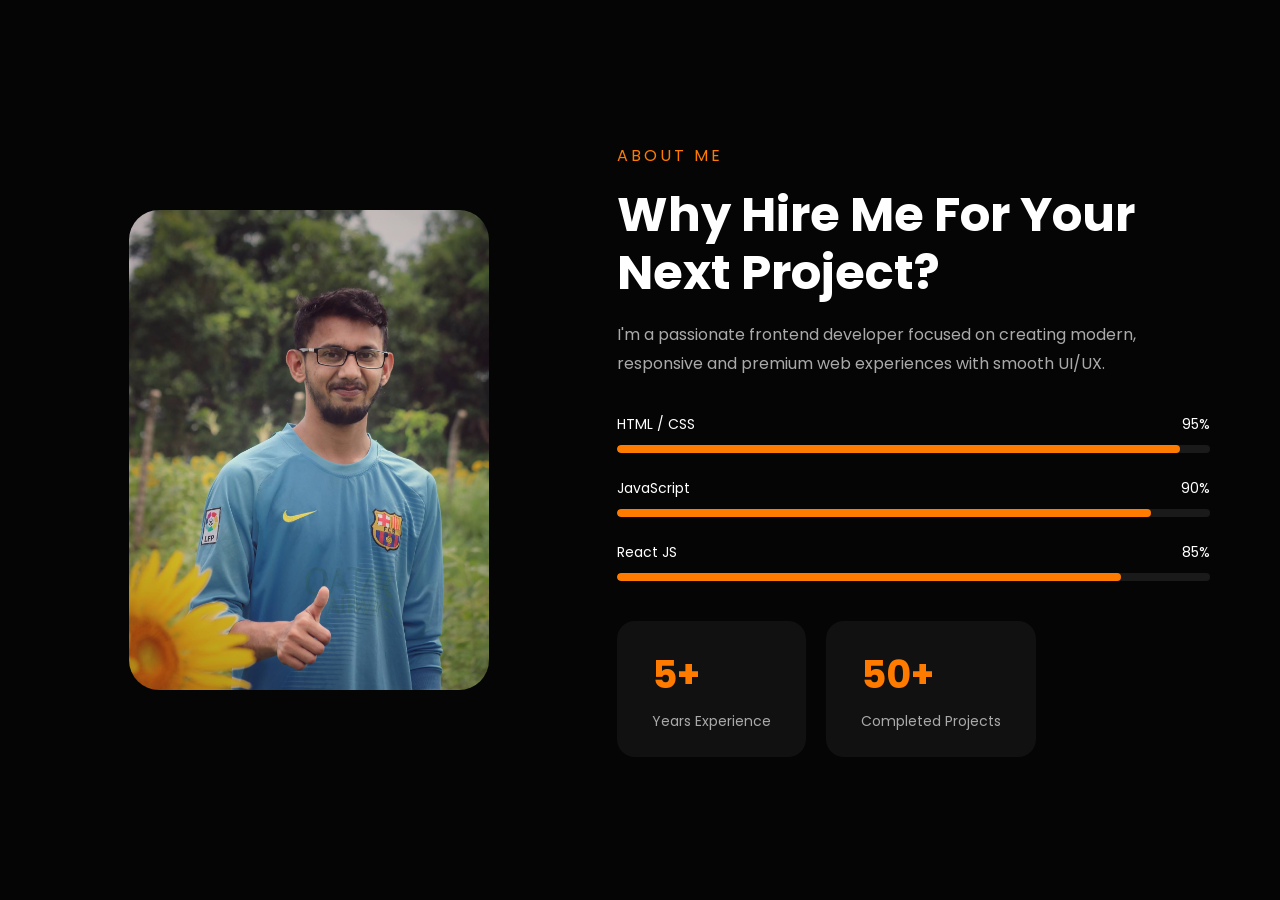
<file: pages/about.html>
<!DOCTYPE html>
<html lang="en">

<head>

    <meta charset="UTF-8" />

    <meta name="viewport"
          content="width=device-width, initial-scale=1.0" />

    <title>About</title>

    <link rel="stylesheet"
          href="../assets/css/style.css" />

</head>

<body>

    <!-- =========================
         ABOUT SECTION
    ========================== -->

    <section class="about-section">

        <!-- LEFT SIDE -->

        <div class="about-left">

            <div class="about-image">

                <img src="../assets/images/about.jpg"
                     alt="About Image" />

            </div>

        </div>

        <!-- RIGHT SIDE -->

        <div class="about-right">

            <p class="section-subtitle">

                ABOUT ME

            </p>

            <h1>

                Why Hire Me For Your
                Next Project?

            </h1>

            <p class="about-text">

                I'm a passionate frontend developer
                focused on creating modern,
                responsive and premium web
                experiences with smooth UI/UX.

            </p>

            <!-- SKILLS -->

            <div class="skills">

                <!-- SKILL -->

                <div class="skill">

                    <div class="skill-info">

                        <span>HTML / CSS</span>

                        <span>95%</span>

                    </div>

                    <div class="skill-bar">

                        <div class="skill-progress html">

                        </div>

                    </div>

                </div>

                <!-- SKILL -->

                <div class="skill">

                    <div class="skill-info">

                        <span>JavaScript</span>

                        <span>90%</span>

                    </div>

                    <div class="skill-bar">

                        <div class="skill-progress js">

                        </div>

                    </div>

                </div>

                <!-- SKILL -->

                <div class="skill">

                    <div class="skill-info">

                        <span>React JS</span>

                        <span>85%</span>

                    </div>

                    <div class="skill-bar">

                        <div class="skill-progress react">

                        </div>

                    </div>

                </div>

            </div>

            <!-- EXPERIENCE BOXES -->

            <div class="experience-container">

                <div class="experience-box">

                    <h2>5+</h2>

                    <p>Years Experience</p>

                </div>

                <div class="experience-box">

                    <h2>50+</h2>

                    <p>Completed Projects</p>

                </div>

            </div>

        </div>

    </section>

</body>

</html>
</file>
<file: assets/css/style.css>
/* =========================
   GOOGLE FONT
========================= */

@import url('https://fonts.googleapis.com/css2?family=Poppins:wght@300;400;500;600;700;800&display=swap');

/* =========================
   RESET
========================= */

*{
    margin:0;
    padding:0;
    box-sizing:border-box;
}

/* =========================
   BODY
========================= */

body{

    font-family:'Poppins',sans-serif;

    background:#050505;

    overflow:hidden;

}

/* =========================
   SIDEBAR
========================= */

.sidebar{

    width:280px;

    height:100vh;

    background:#000;

    position:fixed;

    left:0;
    top:0;

    padding:60px 30px;

    z-index:1000;
    text-align: center;

}

/* LOGO */

.logo h1{

    color:#fff;

    font-size:42px;

    letter-spacing:4px;
    

}

.logo span{

    color:#777;

    font-size:14px;

    letter-spacing:4px;

}

/* =========================
   NAVIGATION
========================= */

nav{

    margin-top:100px;

}

nav ul{

    list-style:none;

}

nav ul li{

    margin-bottom:28px;

}

.nav-link{

    text-decoration:none;

    color:#888;

    text-transform:uppercase;

    letter-spacing:3px;

    font-size:15px;

    transition:0.3s;

}

.nav-link:hover,
.nav-link.active{

    color:#ff7b00;

}

/* =========================
   CONTENT
========================= */

#content{

    margin-left:280px;

    width:calc(100% - 280px);

    height:100vh;

    overflow:hidden;

    position:relative;

}

/* =========================
   PAGE TRANSITIONS
========================= */

.page-transition{

    position:absolute;

    inset:0;

    width:100%;

    height:100%;

    animation:slideIn 0.7s ease forwards;

}

.slide-out{

    animation:slideOut 0.5s ease forwards;

}

@keyframes slideIn{

    from{

        opacity:0;

        transform:translateX(120px);

    }

    to{

        opacity:1;

        transform:translateX(0);

    }

}

@keyframes slideOut{

    from{

        opacity:1;

        transform:translateX(0);

    }

    to{

        opacity:0;

        transform:translateX(-100px);

    }

}

/* =========================
   HERO SECTION
========================= */

.hero{

    width:100%;

    height:100vh;

    background:
        linear-gradient(
            rgba(0,0,0,0.82),
            rgba(0,0,0,0.82)
        ),
        url('../images/bg.jpg');

    background-size:cover;

    background-position:center;

    display:flex;

    justify-content:center;

    align-items:center;

    overflow:hidden;

}

/* HERO CONTAINER */

.hero-container{

    width:100%;

    height:100vh;

    padding:40px 60px;

    display:flex;

    justify-content:space-between;

    align-items:center;

    position:relative;

    overflow:hidden;

}

/* LEFT SIDE */

.hero-left{

    width:45%;

    color:#fff;

    z-index:2;

    padding-left:40px;

}

/* INTRO */

.intro{

    color:#999;

    font-size:18px;

    margin-bottom:8px;

}

/* NAME */

.hero-left h3{

    font-size:28px;

    margin-bottom:12px;

    color:#ddd;

}

/* BIG TEXT */

.hero-left h1{

    font-size:42px;

    line-height:1.1;

    color:#ff7b00;

    margin-bottom:28px;

}

/* TYPING */

.typing{

    border-right:4px solid #ff7b00;

    padding-right:8px;

}

/* SOCIAL ICONS */

.social-icons{

    display:flex;

    gap:18px;

    margin-bottom:40px;

}

.social-icons a{

    width:50px;

    height:50px;

    border:1px solid #333;

    border-radius:50%;

    display:flex;

    justify-content:center;

    align-items:center;

    color:#fff;

    text-decoration:none;

    transition:0.3s;

}

.social-icons a:hover{

    background:#ff7b00;

    border-color:#ff7b00;

    transform:translateY(-5px);

}

/* BUTTONS */

.hero-buttons{

    display:flex;

    gap:20px;

    margin-bottom:45px;

}

.btn{

    padding:15px 34px;

    border-radius:12px;

    text-decoration:none;

    font-weight:600;

    transition:0.3s;

}

.primary-btn{

    background:#ff7b00;

    color:#fff;

}

.secondary-btn{

    border:2px solid #555;

    color:#fff;

}

.primary-btn:hover{

    opacity:0.8;

    transform:translateY(-3px);

}

.secondary-btn:hover{

    border-color:#ff7b00;

    color:#ff7b00;

    transform:translateY(-3px);

}

/* STATS */

.hero-stats{

    display:flex;

    gap:20px;

    background:#101010;

    padding:24px 28px;

    border-radius:18px;

    width:fit-content;

}

.stat-box{

    padding-right:25px;

    border-right:1px solid #333;

}

.stat-box:last-child{

    border:none;

    padding-right:0;

}

.stat-box h2{

    color:#ff7b00;

    margin-bottom:6px;

    font-size:28px;

}

.stat-box p{

    color:#aaa;

    font-size:14px;

}

/* RIGHT SIDE */

.hero-right{

    width:50%;

    height:100%;

    position:relative;

    display:flex;

    justify-content:center;

    align-items:center;

}

/* BACKGROUND CIRCLE */

.hero-image-bg{

    width:540px;

    height:540px;

    background:#111;

    border-radius:50%;

    position:absolute;

    right:-40px;

}

/* PROFILE IMAGE */

.hero-right img{

    width:100%;

    max-width:430px;

    max-height:85vh;

    position:relative;

    z-index:2;

    object-fit:contain;

}

/* =========================
   ABOUT SECTION
========================= */

.about-section{

    width:100%;

    height:100vh;

    background:#050505;

    display:flex;

    justify-content:space-between;

    align-items:center;

    padding:60px 70px;

    overflow:hidden;

}

/* LEFT SIDE */

.about-left{

    width:42%;

    display:flex;

    justify-content:center;

    align-items:center;

}

/* IMAGE */

.about-image{

    width:360px;

    height:480px;

    background:#111;

    border-radius:30px;

    overflow:hidden;

    position:relative;

}

.about-image img{

    width:100%;

    height:100%;

    object-fit:cover;

}

/* RIGHT SIDE */

.about-right{

    width:52%;

    color:#fff;

}

/* SUBTITLE */

.section-subtitle{

    color:#ff7b00;

    font-size:16px;

    letter-spacing:3px;

    margin-bottom:18px;

}

/* TITLE */

.about-right h1{

    font-size:48px;

    line-height:1.2;

    margin-bottom:20px;

    max-width:600px;

}

/* TEXT */

.about-text{

    color:#aaa;

    line-height:1.8;

    margin-bottom:35px;

    font-size:16px;

    max-width:650px;

}

/* SKILLS */

.skills{

    margin-bottom:40px;

}

.skill{

    margin-bottom:25px;

}

.skill-info{

    display:flex;

    justify-content:space-between;

    margin-bottom:10px;

    font-size:14px;

}

.skill-bar{

    width:100%;

    height:8px;

    background:#1a1a1a;

    border-radius:20px;

    overflow:hidden;

}

.skill-progress{

    height:100%;

    background:#ff7b00;

    border-radius:20px;

}

.skill-progress.html{

    width:95%;

}

.skill-progress.js{

    width:90%;

}

.skill-progress.react{

    width:85%;

}

/* EXPERIENCE */

.experience-container{

    display:flex;

    gap:20px;

    margin-top:20px;

}

.experience-box{

    background:#111;

    padding:25px 35px;

    border-radius:18px;

    transition:0.3s;

}

.experience-box:hover{

    transform:translateY(-8px);

}

.experience-box h2{

    color:#ff7b00;

    font-size:38px;

    margin-bottom:8px;

}

.experience-box p{

    color:#aaa;

    font-size:14px;

}

/* =========================
   RESPONSIVE
========================= */

@media(max-width:1100px){

    body{

        overflow:auto;

    }

    .sidebar{

        width:100%;

        height:auto;

        position:relative;

    }

    #content{

        margin-left:0;

        width:100%;

        height:auto;

    }

    .hero-container,
    .about-section{

        flex-direction:column;

        text-align:center;

        height:auto;

    }

    .hero-left,
    .hero-right,
    .about-left,
    .about-right{

        width:100%;

    }

    .hero-left,
    .about-left{

        margin-bottom:50px;

    }

    .hero-buttons,
    .social-icons,
    .hero-stats,
    .experience-container{

        justify-content:center;

    }

}

@media(max-width:768px){

    .hero-container,
    .about-section{

        padding:40px 20px;

    }

    .hero-left h1{

        font-size:48px;

    }

    .hero-left h3{

        font-size:32px;

    }

    .intro{

        font-size:20px;

    }

    .hero-stats,
    .experience-container{

        flex-direction:column;

    }

    .stat-box{

        border:none;

        padding-right:0;

    }

    .hero-image-bg{

        width:320px;

        height:320px;

    }

    .hero-right img{

        max-width:320px;

    }

    .about-image{

        width:100%;

        max-width:320px;

        height:420px;

    }

    .about-right h1{

        font-size:36px;

    }

}
</file>
